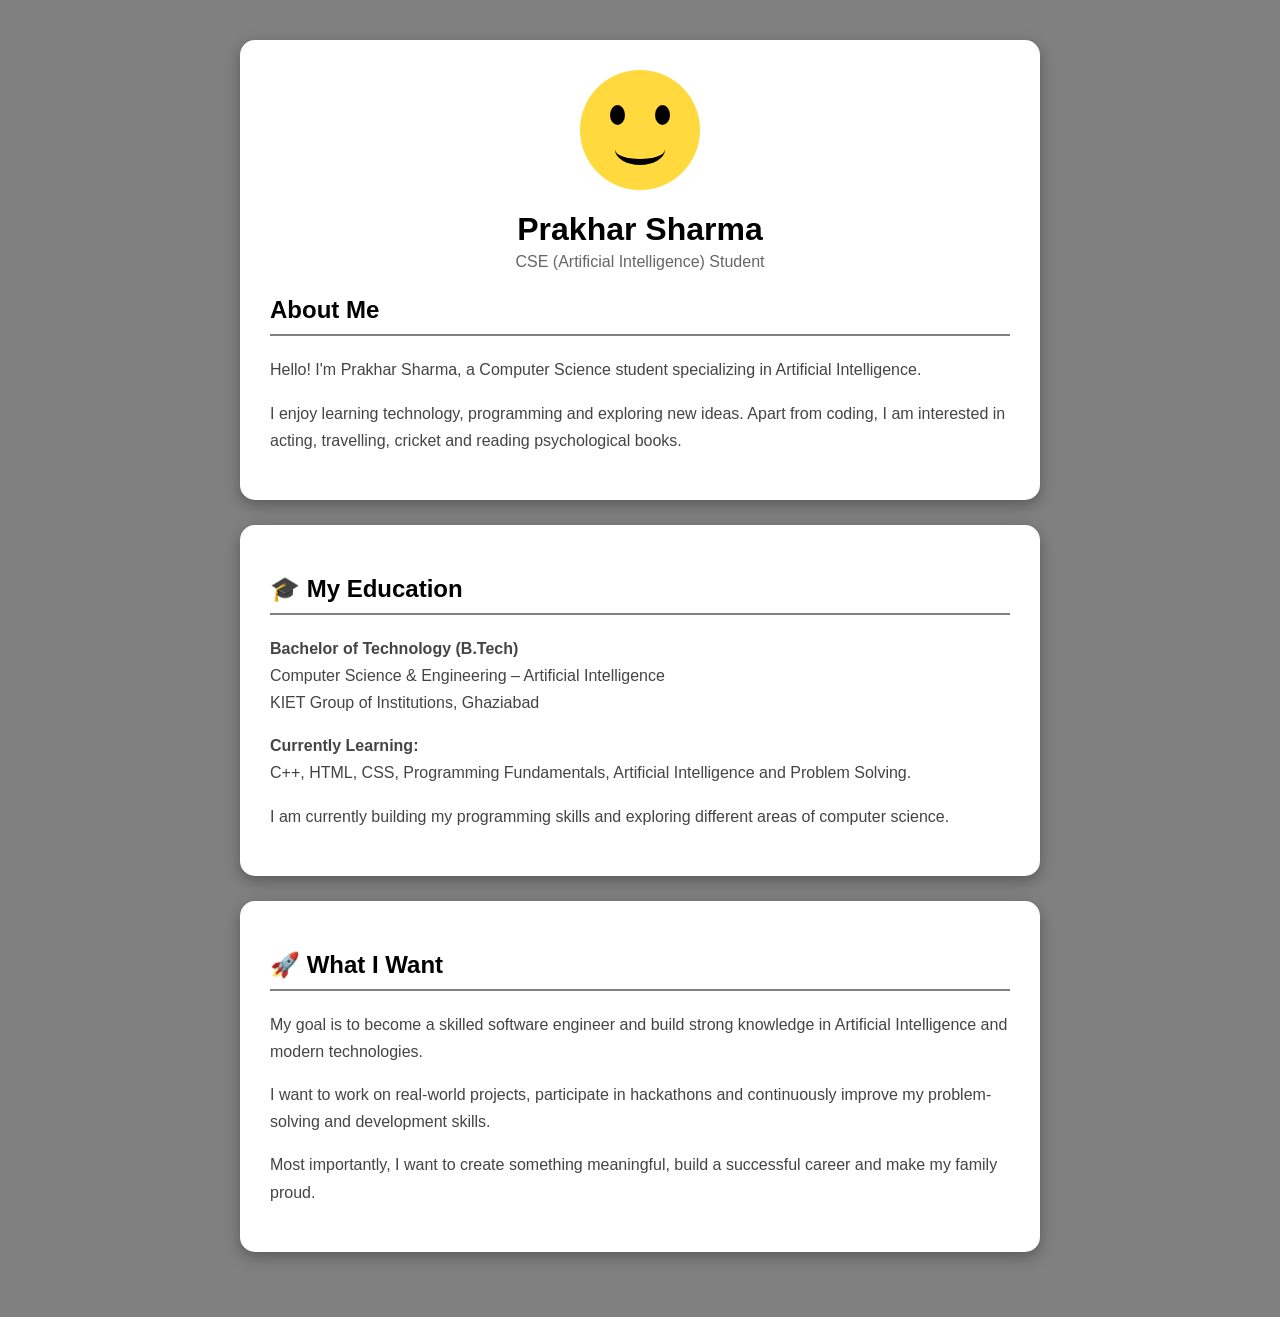
<file: aboit me.html>
<!DOCTYPE html>
<html lang="en">

<head>
    <meta charset="UTF-8">
    <meta name="viewport" content="width=device-width, initial-scale=1.0">

    <title>Prakhar Sharma | Portfolio</title>

    <style>

        /* Whole Page */
        body {
            margin: 0;
            padding: 40px 20px;
            background-color: gray;
            font-family: Arial, sans-serif;
        }

        /* Main Container */
        .container {
            width: 80%;
            max-width: 800px;
            margin: auto;
        }

        /* All Three Boxes */
        .box {
            background-color: white;
            margin-bottom: 25px;
            padding: 30px;
            border-radius: 15px;

            box-shadow: 0px 5px 15px rgba(0, 0, 0, 0.3);

            transition: 0.3s;
        }

        /* Animation when mouse comes over box */
        .box:hover {
            transform: translateY(-5px);
            box-shadow: 0px 10px 25px rgba(0, 0, 0, 0.4);
        }

        /* Heading */
        h1 {
            text-align: center;
            margin-bottom: 5px;
        }

        h2 {
            border-bottom: 2px solid gray;
            padding-bottom: 10px;
        }

        p {
            line-height: 1.7;
            color: #444;
        }


        /* -------------------
           ANIMATED FACE
        ------------------- */

        .face {
            width: 120px;
            height: 120px;

            background-color: #ffd93d;

            border-radius: 50%;

            margin: auto;

            position: relative;

            animation: floating 2s infinite alternate ease-in-out;
        }


        /* Eyes */

        .eye {
            width: 15px;
            height: 20px;

            background-color: black;

            border-radius: 50%;

            position: absolute;

            top: 35px;

            animation: blink 3s infinite;
        }

        .left-eye {
            left: 30px;
        }

        .right-eye {
            right: 30px;
        }


        /* Smile */

        .mouth {
            width: 50px;
            height: 25px;

            border-bottom: 6px solid black;

            border-radius: 50%;

            position: absolute;

            bottom: 25px;
            left: 35px;
        }


        /* Floating Face Animation */

        @keyframes floating {

            from {
                transform: translateY(0px);
            }

            to {
                transform: translateY(-12px);
            }

        }


        /* Blinking Eyes */

        @keyframes blink {

            0%, 90%, 100% {
                height: 20px;
            }

            95% {
                height: 2px;
            }

        }


        /* Name subtitle */

        .subtitle {
            text-align: center;
            color: #666;
            margin-bottom: 25px;
        }


        /* Mobile Responsive */

        @media (max-width: 600px) {

            .container {
                width: 95%;
            }

            .box {
                padding: 20px;
            }

        }

    </style>

</head>


<body>


<div class="container">


    <!-- BOX 1 : ABOUT ME -->

    <div class="box">

        <!-- Animated Face -->

        <div class="face">

            <div class="eye left-eye"></div>

            <div class="eye right-eye"></div>

            <div class="mouth"></div>

        </div>


        <h1>Prakhar Sharma</h1>

        <div class="subtitle">
            CSE (Artificial Intelligence) Student
        </div>


        <h2>About Me</h2>

        <p>
            Hello! I'm Prakhar Sharma, a Computer Science student
            specializing in Artificial Intelligence.
        </p>

        <p>
            I enjoy learning technology, programming and exploring new ideas.
            Apart from coding, I am interested in acting, travelling,
            cricket and reading psychological books.
        </p>

    </div>



    <!-- BOX 2 : EDUCATION -->

    <div class="box">

        <h2>🎓 My Education</h2>

        <p>
            <b>Bachelor of Technology (B.Tech)</b><br>
            Computer Science & Engineering – Artificial Intelligence<br>
            KIET Group of Institutions, Ghaziabad
        </p>

        <p>
            <b>Currently Learning:</b><br>
            C++, HTML, CSS, Programming Fundamentals,
            Artificial Intelligence and Problem Solving.
        </p>

        <p>
            I am currently building my programming skills and exploring
            different areas of computer science.
        </p>

    </div>



    <!-- BOX 3 : WHAT I WANT -->

    <div class="box">

        <h2>🚀 What I Want</h2>

        <p>
            My goal is to become a skilled software engineer and build
            strong knowledge in Artificial Intelligence and modern
            technologies.
        </p>

        <p>
            I want to work on real-world projects, participate in
            hackathons and continuously improve my problem-solving
            and development skills.
        </p>

        <p>
            Most importantly, I want to create something meaningful,
            build a successful career and make my family proud.
        </p>

    </div>


</div>


</body>

</html>
</file>
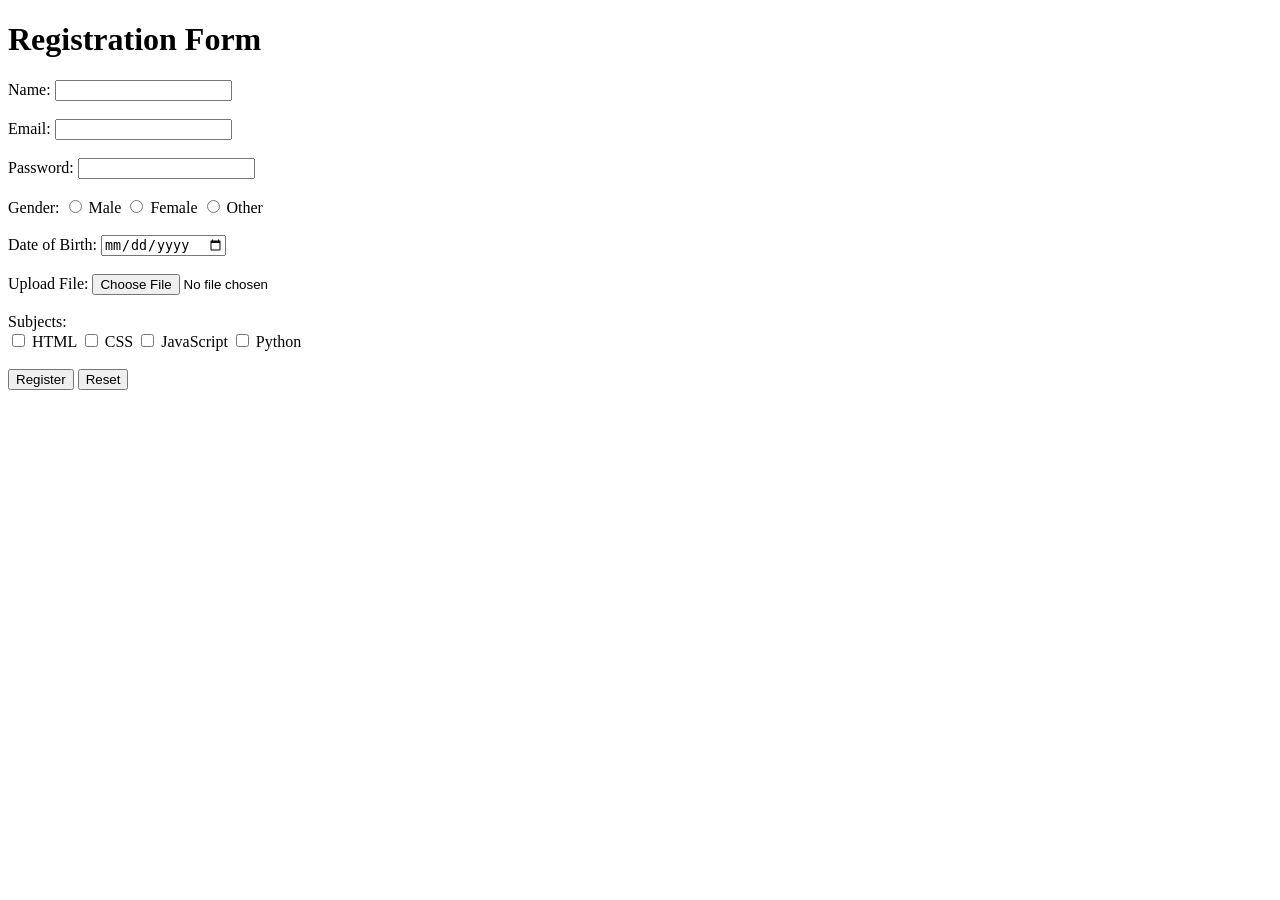
<file: form.html>
<!DOCTYPE html>
<html>
<head>
    <title>Registration Page</title>
</head>
<body>

    <h1>Registration Form</h1>

    <form action="login.html" method="post" enctype="multipart/form-data">

        <label>Name:</label>
        <input type="text" name="name" required>
        <br><br>

        <label>Email:</label>
        <input type="email" name="email" required>
        <br><br>

        <label>Password:</label>
        <input type="password" name="password"
               minlength="8" maxlength="20"
               title="Password must be 8-20 characters long"
               required>
        <br><br>

        <label>Gender:</label>
        <input type="radio" name="gender" value="male"> Male
        <input type="radio" name="gender" value="female"> Female
        <input type="radio" name="gender" value="other"> Other
        <br><br>

        <label>Date of Birth:</label>
        <input type="date" name="dob">
        <br><br>

        <label>Upload File:</label>
        <input type="file" name="file">
        <br><br>

        <label>Subjects:</label><br>
        <input type="checkbox" name="subject" value="html"> HTML
        <input type="checkbox" name="subject" value="css"> CSS
        <input type="checkbox" name="subject" value="javascript"> JavaScript
        <input type="checkbox" name="subject" value="python"> Python
        <br><br>

        <input type="submit" value="Register">
        <input type="reset" value="Reset">

    </form>

</body>
</html>
</file>
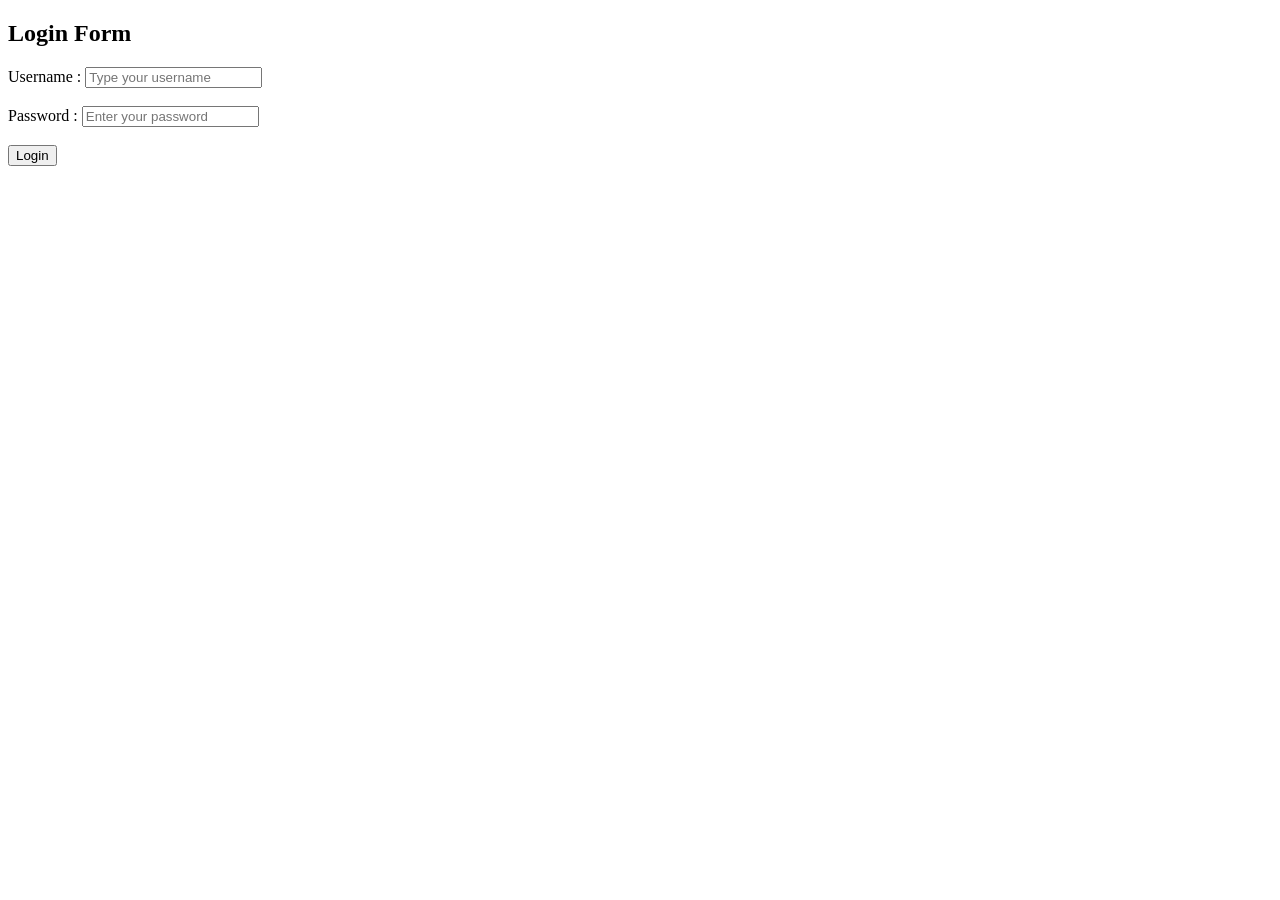
<file: registration.html>
<!DOCTYPE html>
<html lang="en">
     <head>
         <meta charset = "UTF-8">
        <meta name = "viewport" content = "width=device-width, initial-scale=1.0">
        <title>Login Page</title>
    </head>
    <body>
        <h2>Login Form</h2>
        <form action="aboutme.html" method="get">

            <label for="username">Username : </label>
            <input type="text" placeholder="Type your username" id="username" name="username" required>
            <br><br>
            <label for="password">Password : </label>
            <input type="password" id="password" placeholder="Enter your password" pattern="(?=.*\d)(?=.*[a-z])(?=.*[A-Z])(?=.*\W).{8,}" title="Min 8 characters, 1 uppercase, 1 lowercase, 1 number, 1 special char" required>
            <br><br>
            <button type="submit">Login</button>
        </form>
    </body>
</html>
</file>
